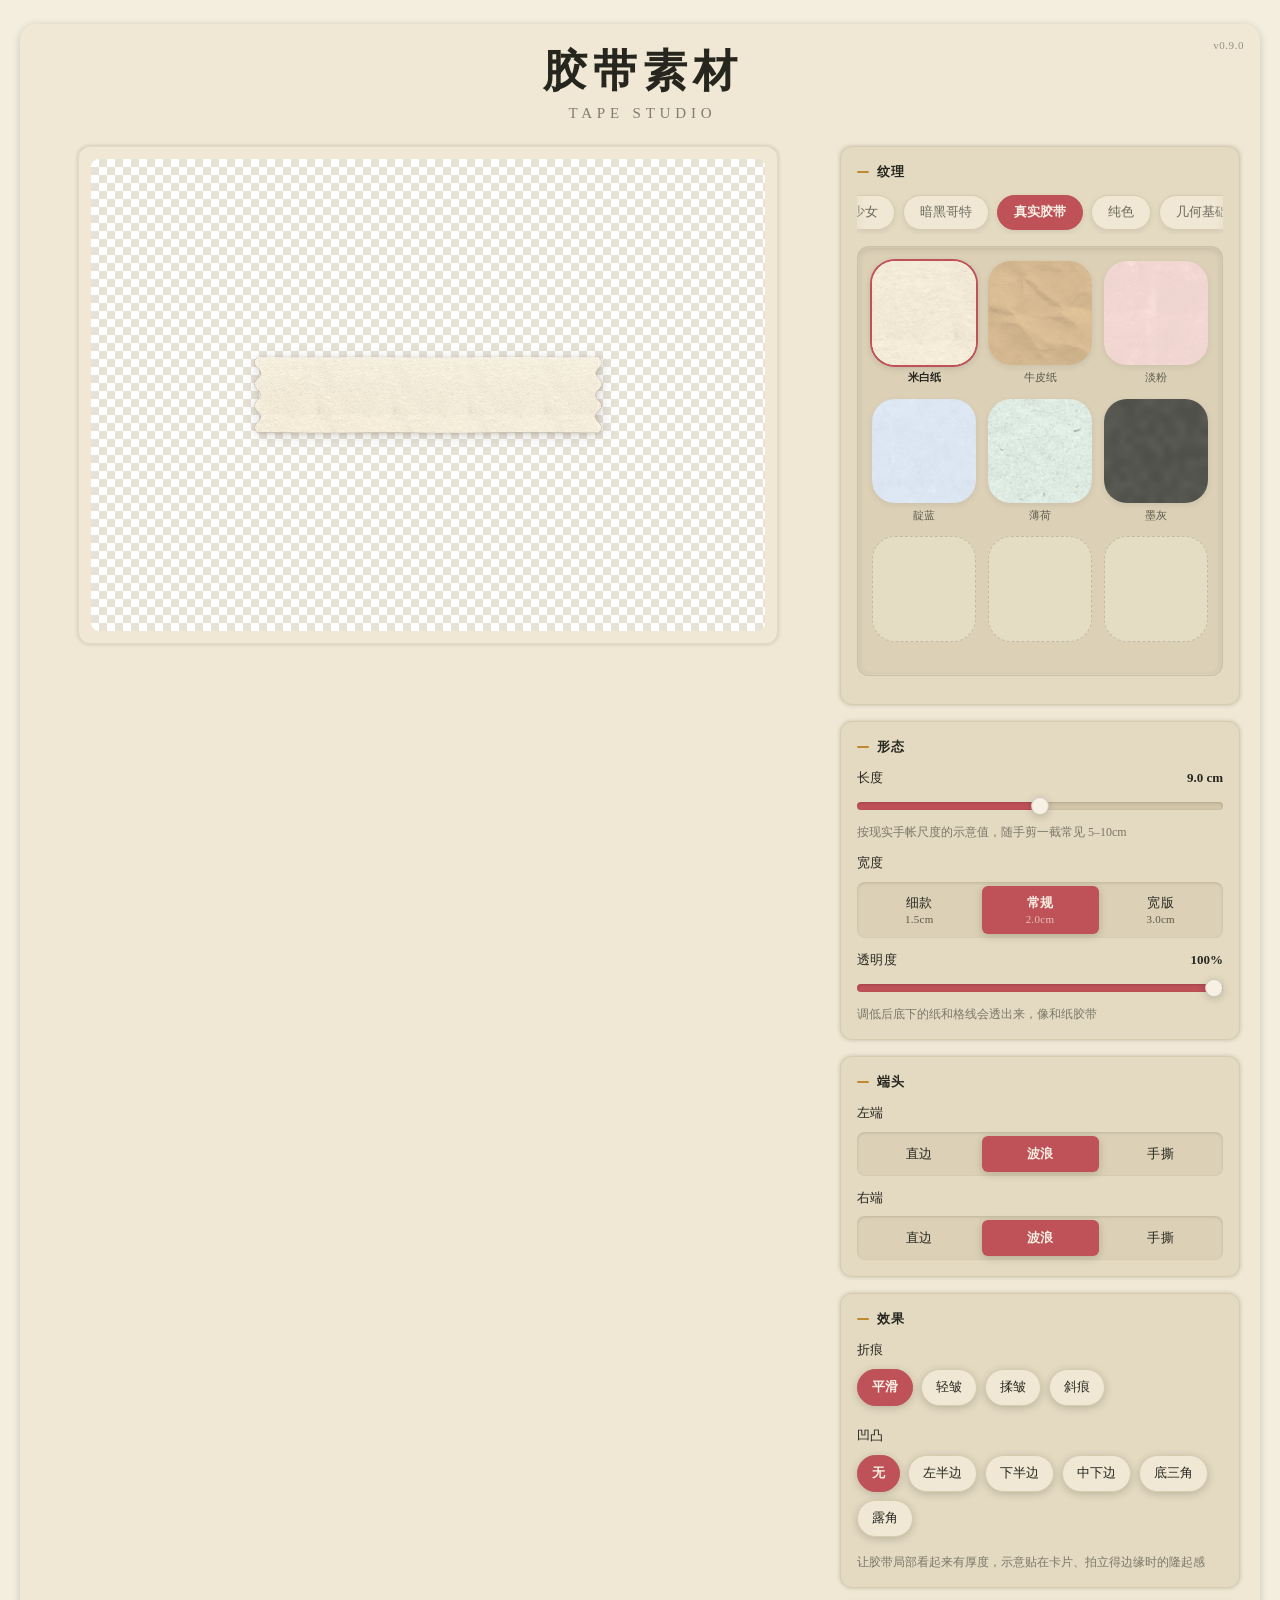
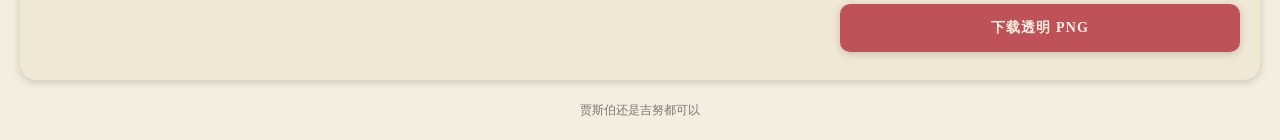
<file: index.html>
<!DOCTYPE html>
<html lang="zh-CN">
<head>
  <meta charset="UTF-8">
  <meta name="viewport" content="width=device-width, initial-scale=1.0, maximum-scale=1.0, user-scalable=no, viewport-fit=cover">
  <meta name="theme-color" content="#F4EEDF">
  <title>胶带素材 · Tape Studio</title>
  <link rel="stylesheet" href="css/style.css">
</head>
<body>
  <div id="app">
    <span class="app-version" id="appVersion"></span>

    <header class="app-header">
      <h1 class="app-title">胶带素材</h1>
      <span class="app-subtitle">TAPE STUDIO</span>
    </header>

    <main class="app-main">
      <!-- 预览：透明底棋盘格 -->
      <section class="preview-section">
        <div class="preview-sheet">
          <div class="preview-wrapper">
            <canvas id="previewCanvas"></canvas>
          </div>
        </div>
      </section>

      <section class="controls-section">
        <!-- 1. 纹理 -->
        <div class="paper-card">
          <button type="button" class="card-title" aria-expanded="true">
            <span class="card-sign" aria-hidden="true"></span>
            纹理
          </button>
          <div class="card-body">
            <div class="card-body-inner">
              <!-- 主题选项卡：横向拖动、无限循环 -->
              <div class="theme-tabs" id="themeTabs">
                <div class="theme-tabs-track" id="themeTabsTrack"></div>
              </div>

              <!-- 图标墙：下凹选择区，3×3，素材未齐留空占位 -->
              <div class="motif-well" id="motifWell">
                <div class="motif-wall" id="motifWall"></div>
              </div>

              <!-- 纹样组：整套配色 -->
              <div class="palette-row" id="paletteRow" hidden></div>

              <!-- 纯色组：HSV 取色盘（替换图标墙位置） -->
              <div class="color-picker" id="colorPicker" hidden>
                <canvas class="sv-panel" id="svPanel"></canvas>
                <canvas class="hue-bar" id="hueBar"></canvas>
                <div class="hex-row">
                  <span class="hex-label">HEX</span>
                  <input type="text" id="hexInput" class="hex-input" maxlength="7" spellcheck="false">
                  <span class="hex-preview" id="hexPreview"></span>
                </div>
              </div>
            </div>
          </div>
        </div>

        <!-- 2. 形态 -->
        <div class="paper-card">
          <button type="button" class="card-title" aria-expanded="true">
            <span class="card-sign" aria-hidden="true"></span>
            形态
          </button>
          <div class="card-body">
            <div class="card-body-inner">
              <div class="control-group">
                <div class="label-row">
                  <label class="control-label" for="lengthSlider">长度</label>
                  <span id="lengthValue" class="value-label">9.0 cm</span>
                </div>
                <input type="range" id="lengthSlider" class="slider" min="4" max="14" value="9" step="0.5">
                <p class="group-hint">按现实手帐尺度的示意值，随手剪一截常见 5–10cm</p>
              </div>

              <div class="control-group">
                <span class="control-label">宽度</span>
                <div class="segmented-control" data-seg="width">
                  <span class="seg-indicator" aria-hidden="true"></span>
                  <button type="button" class="seg-btn" data-value="thin">细款<span class="seg-sub">1.5cm</span></button>
                  <button type="button" class="seg-btn active" data-value="normal">常规<span class="seg-sub">2.0cm</span></button>
                  <button type="button" class="seg-btn" data-value="wide">宽版<span class="seg-sub">3.0cm</span></button>
                </div>
              </div>

              <div class="control-group">
                <div class="label-row">
                  <label class="control-label" for="opacitySlider">透明度</label>
                  <span id="opacityValue" class="value-label">100%</span>
                </div>
                <input type="range" id="opacitySlider" class="slider" min="15" max="100" value="100" step="5">
                <p class="group-hint">调低后底下的纸和格线会透出来，像和纸胶带</p>
              </div>
            </div>
          </div>
        </div>

        <!-- 3. 端头 -->
        <div class="paper-card">
          <button type="button" class="card-title" aria-expanded="true">
            <span class="card-sign" aria-hidden="true"></span>
            端头
          </button>
          <div class="card-body">
            <div class="card-body-inner">
              <div class="control-group">
                <span class="control-label">左端</span>
                <div class="segmented-control" data-seg="endLeft">
                  <span class="seg-indicator" aria-hidden="true"></span>
                  <button type="button" class="seg-btn" data-value="straight">直边</button>
                  <button type="button" class="seg-btn active" data-value="wave">波浪</button>
                  <button type="button" class="seg-btn" data-value="tear">手撕</button>
                </div>
              </div>
              <div class="control-group">
                <span class="control-label">右端</span>
                <div class="segmented-control" data-seg="endRight">
                  <span class="seg-indicator" aria-hidden="true"></span>
                  <button type="button" class="seg-btn" data-value="straight">直边</button>
                  <button type="button" class="seg-btn active" data-value="wave">波浪</button>
                  <button type="button" class="seg-btn" data-value="tear">手撕</button>
                </div>
              </div>
            </div>
          </div>
        </div>

        <!-- 4. 效果：折痕 + 凹凸（凹凸暂留位置） -->
        <div class="paper-card">
          <button type="button" class="card-title" aria-expanded="true">
            <span class="card-sign" aria-hidden="true"></span>
            效果
          </button>
          <div class="card-body">
            <div class="card-body-inner">
              <div class="control-group">
                <span class="control-label">折痕</span>
                <div class="chip-group" data-chip="fold">
                  <button type="button" class="chip active" data-value="smooth">平滑</button>
                  <button type="button" class="chip" data-value="light">轻皱</button>
                  <button type="button" class="chip" data-value="crumple">揉皱</button>
                  <button type="button" class="chip" data-value="skew">斜痕</button>
                </div>
              </div>

              <div class="control-group">
                <span class="control-label">凹凸</span>
                <div class="chip-group" data-chip="bump">
                  <button type="button" class="chip active" data-value="none">无</button>
                  <button type="button" class="chip" data-value="leftHalf">左半边</button>
                  <button type="button" class="chip" data-value="lowerHalf">下半边</button>
                  <button type="button" class="chip" data-value="centerLower">中下边</button>
                  <button type="button" class="chip" data-value="bottomPeak">底三角</button>
                  <button type="button" class="chip" data-value="cornerOut">露角</button>
                </div>
                <p class="group-hint">让胶带局部看起来有厚度，示意贴在卡片、拍立得边缘时的隆起感</p>
              </div>
            </div>
          </div>
        </div>

        <!-- 下载 -->
        <div class="action-group">
          <button id="downloadBtn" class="btn btn-primary">下载透明 PNG</button>
        </div>
      </section>
    </main>
  </div>

  <footer class="site-footer">
    <span>贾斯伯还是吉努都可以</span>
  </footer>

  <!-- 手机端：大图预览，长按保存 -->
  <div class="modal" id="saveModal" hidden>
    <div class="modal-sheet" role="dialog" aria-modal="true" aria-label="保存图片">
      <button type="button" class="modal-close" id="saveModalClose" aria-label="关闭">×</button>
      <p class="modal-hint">长按图片保存到相册</p>
      <img id="saveModalImg" alt="生成的透明胶带" />
    </div>
  </div>

  <canvas id="exportCanvas" style="display:none;"></canvas>

  <script type="module" src="js/main.js"></script>
</body>
</html>
</file>
<file: css/style.css>
/* ============================================================
   胶带素材 · Tape Studio
   视觉沿用 collage-text-tool 的「纸片化界面」规范：
   米纸底 + 1px 纸边 + 4px 投影，砖红作强调色
   ============================================================ */

button,
label {
  -webkit-tap-highlight-color: transparent;
}

:root {
  /* 纸色 */
  --page: #F4EEDF;
  --panel: #F0E8D4;
  --card: #E4DAC2;
  --card-edge: #D8CCAF;
  --paper-light: #F7F1E4;

  /* 强调色 */
  --brick: #BF5158;
  --brick-hover: #C96066;
  --brick-press: #A9454C;
  --wine: #500016;
  --ochre: #C08A2E;

  /* 文字 */
  --ink: #26261F;

  /* 投影 */
  --shadow: rgba(0, 0, 0, 0.18);

  /* 字体：使用系统衬线，不引入字体文件 */
  --font-ui: 'Songti SC', 'STSong', 'Noto Serif CJK SC', 'Source Han Serif SC', Georgia, serif;
  --font-ui-heavy: 'Songti SC', 'STSong', 'Noto Serif CJK SC', 'Source Han Serif SC', Georgia, serif;
}

/* ===== Reset & Base ===== */
*, *::before, *::after {
  margin: 0;
  padding: 0;
  box-sizing: border-box;
}

html {
  -webkit-text-size-adjust: 100%;
}

body {
  font-family: var(--font-ui);
  background: var(--page);
  color: var(--ink);
  line-height: 1.6;
  min-height: 100vh;
  -webkit-font-smoothing: antialiased;
}

button, input {
  font-family: inherit;
  color: inherit;
}

/* ===== 整页一张大纸 ===== */
#app {
  position: relative;
  max-width: 1240px;
  margin: 24px auto;
  padding: 24px 20px 28px;
  background: var(--panel);
  border-radius: 16px;
  box-shadow: 0 2px 8px var(--shadow);
  display: flex;
  flex-direction: column;
}

.app-version {
  position: absolute;
  top: 16px;
  right: calc(16px + env(safe-area-inset-right));
  font-size: 11px;
  line-height: 1;
  letter-spacing: 0.05em;
  color: rgba(38, 38, 31, 0.45);
  user-select: none;
}

/* ===== 页眉 ===== */
.app-header {
  display: flex;
  flex-direction: column;
  align-items: center;
  padding-bottom: 24px;
  text-align: center;
}

.app-header > * {
  margin-bottom: 8px;
}

.app-header > *:last-child {
  margin-bottom: 0;
}

.app-title {
  font-family: var(--font-ui-heavy);
  font-size: 44px;
  font-weight: 700;
  line-height: 1.1;
  letter-spacing: 6px;
  color: var(--ink);
  text-indent: 6px;
}

.app-subtitle {
  font-size: 15px;
  font-weight: 400;
  line-height: 1.2;
  letter-spacing: 0.32em;
  color: rgba(38, 38, 31, 0.55);
  text-transform: uppercase;
  text-indent: 0.32em;
}

.app-main {
  display: flex;
  flex-direction: column;
}

.app-main > * {
  margin-bottom: 16px;
}

.app-main > *:last-child {
  margin-bottom: 0;
}

.site-footer {
  display: flex;
  align-items: center;
  justify-content: center;
  margin: 0 auto 24px;
  font-size: 12px;
  line-height: 1;
  color: rgba(0, 0, 0, 0.5);
}

/* ===== 预览区 ===== */
.preview-section {
  display: flex;
  justify-content: center;
}

.preview-sheet {
  width: 100%;
  padding: 12px;
  background: var(--panel);
  border: 1px solid var(--card);
  border-radius: 12px;
  box-shadow: 0 0 4px var(--shadow);
}

/* 透明底棋盘格：预览要能看出 PNG 是透明的 */
.preview-wrapper {
  position: relative;
  width: 100%;
  aspect-ratio: 1600 / 1120;
  display: flex;
  align-items: center;
  justify-content: center;
  overflow: hidden;
  border-radius: 8px;
  background-color: #FFFFFF;
  background-image:
    linear-gradient(45deg, #E7E2D6 25%, transparent 25%),
    linear-gradient(-45deg, #E7E2D6 25%, transparent 25%),
    linear-gradient(45deg, transparent 75%, #E7E2D6 75%),
    linear-gradient(-45deg, transparent 75%, #E7E2D6 75%);
  background-size: 16px 16px;
  background-position: 0 0, 0 8px, 8px -8px, -8px 0;
}

#previewCanvas {
  max-width: 100%;
  max-height: 100%;
  display: block;
}

/* ===== 参数面板 ===== */
.controls-section {
  display: flex;
  flex-direction: column;
}

.controls-section > * {
  margin-bottom: 16px;
}

.controls-section > *:last-child {
  margin-bottom: 0;
}

.paper-card {
  display: flex;
  flex-direction: column;
  padding: 16px;
  background: var(--card);
  border: 1px solid var(--card-edge);
  border-radius: 12px;
  box-shadow: 0 0 4px var(--shadow);
}

.paper-card > * {
  margin-bottom: 12px;
}

.paper-card > *:last-child {
  margin-bottom: 0;
}

.card-title {
  display: flex;
  align-items: center;
  width: 100%;
  padding: 0;
  border: none;
  background: none;
  font-family: var(--font-ui-heavy);
  font-size: 13px;
  font-weight: 700;
  letter-spacing: 0.05em;
  color: var(--ink);
  text-align: left;
  cursor: pointer;
  transition: margin-bottom 0.2s ease;
}

.card-title:focus-visible {
  outline: none;
  border-radius: 4px;
  box-shadow: 0 0 0 2px var(--brick);
}

.card-title:active {
  opacity: 0.65;
}

.card-sign {
  position: relative;
  flex-shrink: 0;
  width: 12px;
  height: 12px;
  margin-right: 8px;
}

.card-sign::before,
.card-sign::after {
  content: '';
  position: absolute;
  background: var(--ochre);
  border-radius: 1px;
}

.card-sign::before {
  left: 0;
  top: 5px;
  width: 12px;
  height: 2px;
}

.card-sign::after {
  left: 5px;
  top: 6px;
  width: 2px;
  height: 0;
  transition: height 0.2s ease, top 0.2s ease;
}

.paper-card.collapsed .card-sign::after {
  height: 12px;
  top: 0;
}

.card-body {
  display: grid;
  grid-template-rows: 1fr;
  transition: grid-template-rows 0.2s ease;
}

.card-body-inner {
  display: flex;
  flex-direction: column;
  min-height: 0;
  overflow: hidden;
  transition: opacity 0.2s ease, visibility 0s;
}

.card-body-inner > * {
  margin-bottom: 12px;
  min-width: 0;
}

.card-body-inner > *:last-child {
  margin-bottom: 0;
}

.paper-card.collapsed .card-body {
  grid-template-rows: 0fr;
}

.paper-card.collapsed .card-body-inner {
  opacity: 0;
  visibility: hidden;
  transition: opacity 0.2s ease, visibility 0s 0.2s;
}

.paper-card.collapsed > * {
  margin-bottom: 0;
}

.paper-card.card-open .card-body-inner {
  overflow: visible;
}

.control-group {
  display: flex;
  flex-direction: column;
}

.control-group > * {
  margin-bottom: 8px;
}

.control-group > *:last-child {
  margin-bottom: 0;
}

.control-label {
  font-size: 13px;
  letter-spacing: 0.02em;
  color: var(--ink);
}

.label-row {
  display: flex;
  align-items: baseline;
  justify-content: space-between;
}

.label-row > * {
  margin-right: 8px;
}

.label-row > *:last-child {
  margin-right: 0;
}

.value-label {
  font-family: var(--font-ui-heavy);
  font-size: 13px;
  font-weight: 700;
  color: var(--ink);
}

/* ===== 纹理卡片：主题滚轮（横向、无限循环、居中吸附） ===== */
.theme-tabs {
  position: relative;
  margin: 0 -16px 12px;
  padding: 0 16px;
  min-width: 0;
  max-width: none;
  contain: inline-size;
  overflow: hidden;
}

/* 用固定渐隐层代替滚动区域的 mask，滚动时不用每帧重新合成蒙版 */
.theme-tabs::before,
.theme-tabs::after {
  content: "";
  position: absolute;
  top: 0;
  bottom: 0;
  width: 26px;
  z-index: 2;
  pointer-events: none;
}

.theme-tabs::before {
  left: 0;
  background: linear-gradient(90deg, var(--card) 0%, rgba(228, 218, 194, 0) 100%);
}

.theme-tabs::after {
  right: 0;
  background: linear-gradient(270deg, var(--card) 0%, rgba(228, 218, 194, 0) 100%);
}

.theme-tabs-track {
  position: relative;
  display: flex;
  gap: 8px;
  padding: 2px 0 4px;
  overflow-x: auto;
  scrollbar-width: none;
  cursor: grab;
  touch-action: pan-y;
  -webkit-user-select: none;
  user-select: none;
}

.theme-tabs-track::-webkit-scrollbar {
  display: none;
}

.theme-tabs-track.dragging {
  cursor: grabbing;
}

.theme-tab {
  flex: 0 0 auto;
  padding: 8px 16px;
  border: 1px solid var(--card-edge);
  border-radius: 999px;
  background: var(--panel);
  font-family: var(--font-ui);
  font-size: 13px;
  line-height: 1.3;
  color: rgba(38, 38, 31, 0.66);
  white-space: nowrap;
  cursor: pointer;
  box-shadow: 0 2px 6px rgba(0, 0, 0, 0.08);
  transition: background-color 0.12s, border-color 0.12s, color 0.12s;
}

.theme-tab:hover {
  background: #F6EFDD;
}

.theme-tab.active {
  border-color: var(--brick);
  background: var(--brick);
  color: var(--paper-light);
  font-weight: 700;
}

/* ===== 图标墙：下凹选择区 + 3×3，squircle（圆角约边长 22%） ===== */
.motif-well[hidden],
.motif-wall[hidden],
.palette-row[hidden],
.color-picker[hidden] {
  display: none;
}

.motif-well {
  padding: 14px;
  border: 1px solid rgba(38, 38, 31, 0.1);
  border-radius: 12px;
  background: #DCD1B7;
  box-shadow:
    inset 0 2px 7px rgba(0, 0, 0, 0.12),
    inset 0 0 0 1px rgba(255, 255, 255, 0.16);
}

.motif-wall {
  display: grid;
  grid-template-columns: repeat(3, 1fr);
  gap: 14px 12px;
}

.motif-item {
  display: flex;
  flex-direction: column;
  align-items: center;
  min-width: 0;
  padding: 0;
  border: none;
  background: none;
  cursor: pointer;
}

.motif-icon {
  display: block;
  width: 100%;
  height: 0;
  padding-bottom: 100%;
  position: relative;
  border-radius: 22%;
  overflow: hidden;
  background: var(--panel);
  box-shadow: inset 0 0 0 1px rgba(38, 38, 31, 0.12), 0 2px 6px rgba(0, 0, 0, 0.08);
  transition: box-shadow 0.16s;
}

.motif-icon canvas {
  position: absolute;
  top: 0;
  left: 0;
  width: 100%;
  height: 100%;
}

.motif-item.active .motif-icon {
  box-shadow: 0 0 0 2px var(--brick), 0 2px 8px var(--shadow);
}

.motif-item.empty {
  cursor: default;
}

.motif-item.empty .motif-icon {
  background: rgba(240, 232, 212, 0.45);
  border: 1.5px dashed rgba(38, 38, 31, 0.18);
  box-shadow: none;
}

.texture-name {
  min-height: 1.3em;
  margin-top: 5px;
  max-width: 100%;
  overflow: hidden;
  font-size: 11px;
  line-height: 1.3;
  color: rgba(38, 38, 31, 0.7);
  white-space: nowrap;
  text-overflow: ellipsis;
}

.motif-item.active .texture-name {
  color: var(--ink);
  font-weight: 700;
}

/* ===== 纹样组：整套配色，6 套并排一行 ===== */
.palette-row {
  display: grid;
  grid-template-columns: repeat(6, minmax(0, 1fr));
  gap: 6px;
  margin-top: 12px;
}

.palette-item {
  display: flex;
  flex-direction: column;
  align-items: center;
  min-width: 0;
  gap: 4px;
  padding: 6px 4px;
  border: 1px solid var(--card-edge);
  border-radius: 9px;
  background: var(--panel);
  cursor: pointer;
  box-shadow: 0 2px 6px rgba(0, 0, 0, 0.08);
  transition: border-color 0.16s, box-shadow 0.16s;
}

.palette-item:hover {
  background: #F6EFDD;
}

.palette-item.active {
  border-color: var(--brick);
  box-shadow: 0 0 0 1px var(--brick), 0 2px 8px var(--shadow);
}

.palette-dots {
  display: flex;
  gap: 2px;
}

.palette-dot {
  width: 12px;
  height: 12px;
  border-radius: 50%;
  box-shadow: inset 0 0 0 1px rgba(38, 38, 31, 0.15);
}

.palette-name {
  max-width: 100%;
  overflow: hidden;
  font-size: 10px;
  line-height: 1.3;
  color: rgba(38, 38, 31, 0.7);
  white-space: nowrap;
  text-overflow: ellipsis;
}

.palette-item.active .palette-name {
  color: var(--ink);
  font-weight: 700;
}

/* ===== 纯色组：HSV 取色盘 ===== */
.sv-panel {
  display: block;
  width: 100%;
  height: 150px;
  border-radius: 10px;
  cursor: crosshair;
  touch-action: none;
  box-shadow: inset 0 0 0 1px rgba(38, 38, 31, 0.12);
}

.hue-bar {
  display: block;
  width: 100%;
  height: 16px;
  margin-top: 10px;
  border-radius: 999px;
  cursor: crosshair;
  touch-action: none;
  box-shadow: inset 0 0 0 1px rgba(38, 38, 31, 0.12);
}

.hex-row {
  display: flex;
  align-items: center;
  gap: 8px;
  margin-top: 10px;
}

.hex-label {
  font-size: 12px;
  font-weight: 700;
  color: rgba(38, 38, 31, 0.6);
}

.hex-input {
  flex: 1;
  min-width: 0;
  padding: 7px 10px;
  border: 1px solid var(--card-edge);
  border-radius: 8px;
  background: var(--paper-light);
  font-family: ui-monospace, 'SF Mono', Menlo, Consolas, monospace;
  font-size: 13px;
  line-height: 1.3;
  color: var(--ink);
}

.hex-input:focus {
  outline: 2px solid var(--brick);
  outline-offset: 1px;
}

.hex-preview {
  flex: 0 0 auto;
  width: 28px;
  height: 28px;
  border-radius: 8px;
  box-shadow: inset 0 0 0 1px rgba(38, 38, 31, 0.15);
}

/* ===== 分段选择 ===== */
.segmented-control {
  position: relative;
  display: flex;
  padding: 4px;
  background: #DCD1B6;
  border-radius: 8px;
  box-shadow: inset 0 1px 3px rgba(0, 0, 0, 0.14);
}

.segmented-control > .seg-btn {
  margin-right: 4px;
}

.segmented-control > .seg-btn:last-child {
  margin-right: 0;
}

.seg-indicator {
  position: absolute;
  top: 4px;
  left: 0;
  height: calc(100% - 8px);
  width: 0;
  border-radius: 6px;
  background: var(--brick);
  box-shadow: 0 2px 8px var(--shadow);
  pointer-events: none;
  transition: transform 0.24s cubic-bezier(0.4, 0, 0.2, 1), width 0.24s cubic-bezier(0.4, 0, 0.2, 1);
}

.seg-btn {
  position: relative;
  z-index: 1;
  flex: 1;
  min-height: 36px;
  padding: 8px 6px;
  border: none;
  border-radius: 6px;
  background: transparent;
  color: var(--ink);
  font-size: 13px;
  letter-spacing: 0.02em;
  cursor: pointer;
  transition: background-color 0.16s, color 0.16s;
}

.seg-btn:hover {
  background-color: rgba(240, 232, 212, 0.6);
}

.seg-btn.active {
  background: transparent;
  color: var(--paper-light);
  font-weight: 700;
}

.seg-btn.active:hover,
.seg-btn.active:active {
  background-color: transparent;
}

.seg-btn.active:active {
  filter: brightness(0.93);
}

/* 分段按钮里的第二行小字（宽度的 cm 数） */
.seg-sub {
  display: block;
  font-size: 11px;
  font-weight: 400;
  line-height: 1.3;
  opacity: 0.7;
}

.seg-btn:active:not(.active) {
  background-color: rgba(240, 232, 212, 0.92);
  box-shadow: inset 0 2px 4px rgba(0, 0, 0, 0.14);
}

.seg-btn:focus-visible {
  outline: 2px solid var(--brick);
  outline-offset: 2px;
}

/* ===== 折痕：可换行的纸片标签 ===== */
.chip-group {
  display: flex;
  flex-wrap: wrap;
}

.chip {
  margin: 0 8px 8px 0;
  padding: 9px 14px;
  border: 1px solid var(--card-edge);
  border-radius: 999px;
  background: var(--panel);
  font-size: 13px;
  line-height: 1.3;
  color: var(--ink);
  cursor: pointer;
  box-shadow: 0 2px 8px var(--shadow);
  transition: background-color 0.16s, border-color 0.16s, color 0.16s, box-shadow 0.16s;
}

.chip:hover {
  background: #F6EFDD;
}

.chip:active {
  background: #E3D8BE;
  box-shadow: inset 0 2px 4px rgba(0, 0, 0, 0.18);
}

.chip.active {
  border-color: var(--brick);
  background: var(--brick);
  color: var(--paper-light);
  font-weight: 700;
}

.chip:focus-visible {
  outline: 2px solid var(--brick);
  outline-offset: 2px;
}

/* 占位功能：置灰不可点，位置先留着 */
.chip.is-disabled {
  opacity: 0.42;
  cursor: not-allowed;
  box-shadow: none;
}

.chip.is-disabled:hover,
.chip.is-disabled:active {
  background: var(--panel);
  box-shadow: none;
}

.tag-soon {
  padding: 1px 6px;
  border: 1px dashed var(--card-edge);
  border-radius: 4px;
  font-size: 11px;
  line-height: 1.5;
  color: rgba(38, 38, 31, 0.5);
}

.group-hint {
  font-size: 12px;
  line-height: 1.5;
  color: rgba(38, 38, 31, 0.55);
}

/* ===== 滑块 ===== */
.slider {
  -webkit-appearance: none;
  appearance: none;
  width: 100%;
  height: 18px;
  background: transparent;
  cursor: pointer;
  outline: none;
}

.slider::-webkit-slider-runnable-track {
  height: 8px;
  border-radius: 4px;
  background: linear-gradient(to right, var(--brick) 0 var(--fill, 0%), #D2C5A9 var(--fill, 0%) 100%);
  box-shadow: inset 0 1px 3px rgba(0, 0, 0, 0.16);
}

.slider::-webkit-slider-thumb {
  -webkit-appearance: none;
  appearance: none;
  width: 18px;
  height: 18px;
  margin-top: -5px;
  border-radius: 50%;
  background: var(--paper-light);
  border: 1px solid rgba(38, 38, 31, 0.18);
  box-shadow: 0 2px 8px var(--shadow);
  transition: transform 0.16s, box-shadow 0.16s;
}

.slider:hover::-webkit-slider-thumb {
  box-shadow: 0 3px 10px rgba(0, 0, 0, 0.24);
}

.slider:active::-webkit-slider-thumb {
  transform: scale(0.94);
}

.slider::-moz-range-track {
  height: 8px;
  border-radius: 4px;
  background: linear-gradient(to right, var(--brick) 0 var(--fill, 0%), #D2C5A9 var(--fill, 0%) 100%);
  box-shadow: inset 0 1px 3px rgba(0, 0, 0, 0.16);
}

.slider::-moz-range-thumb {
  width: 18px;
  height: 18px;
  border-radius: 50%;
  background: var(--paper-light);
  border: 1px solid rgba(38, 38, 31, 0.18);
  box-shadow: 0 2px 8px var(--shadow);
}

.slider:focus-visible {
  outline: 2px solid var(--brick);
  outline-offset: 4px;
  border-radius: 4px;
}

/* ===== 按钮 ===== */
.action-group {
  display: flex;
  flex-direction: column;
}

.btn {
  flex: 1;
  border: none;
  font-size: 14px;
  cursor: pointer;
  transition: background 0.16s, box-shadow 0.16s, transform 0.12s;
}

.btn-primary {
  min-height: 48px;
  padding: 14px 20px;
  border-radius: 10px;
  background: var(--brick);
  color: var(--paper-light);
  font-family: var(--font-ui-heavy);
  font-size: 14px;
  font-weight: 700;
  letter-spacing: 0.08em;
  box-shadow: 0 2px 8px var(--shadow);
}

.btn-primary:hover {
  background: var(--brick-hover);
  box-shadow: 0 3px 10px rgba(0, 0, 0, 0.24);
}

.btn-primary:active {
  background: var(--brick-press);
  box-shadow: inset 0 2px 6px rgba(0, 0, 0, 0.28);
  transform: translateY(1px);
}

.btn:focus-visible {
  outline: 2px solid var(--brick);
  outline-offset: 2px;
}

.btn:disabled {
  opacity: 0.6;
  box-shadow: none;
  cursor: not-allowed;
}

/* ===== 弹窗 ===== */
.modal {
  position: fixed;
  top: 0;
  right: 0;
  bottom: 0;
  left: 0;
  z-index: 100;
  display: flex;
  align-items: center;
  justify-content: center;
  padding: calc(16px + env(safe-area-inset-top)) calc(16px + env(safe-area-inset-right)) calc(16px + env(safe-area-inset-bottom)) calc(16px + env(safe-area-inset-left));
  background: rgba(38, 38, 31, 0.45);
}

.modal[hidden] {
  display: none;
}

.modal-open {
  overflow: hidden;
}

.modal-sheet {
  position: relative;
  width: 100%;
  max-width: 520px;
  max-height: 100%;
  overflow-y: auto;
  padding: 16px;
  background: var(--panel);
  border: 1px solid var(--card);
  border-radius: 12px;
  box-shadow: 0 2px 8px var(--shadow);
}

.modal-hint {
  padding-right: 32px;
  font-size: 13px;
  color: var(--ink);
}

.modal-close {
  position: absolute;
  top: 8px;
  right: 8px;
  width: 40px;
  height: 40px;
  border: none;
  border-radius: 8px;
  background: transparent;
  font-size: 20px;
  line-height: 1;
  color: var(--ink);
  cursor: pointer;
}

.modal-close:active {
  background: var(--card);
}

.modal-sheet img {
  display: block;
  max-width: 100%;
  max-height: 62vh;
  margin: 12px auto 0;
  object-fit: contain;
  border-radius: 4px;
  background-color: #FFFFFF;
  background-image:
    linear-gradient(45deg, #E7E2D6 25%, transparent 25%),
    linear-gradient(-45deg, #E7E2D6 25%, transparent 25%),
    linear-gradient(45deg, transparent 75%, #E7E2D6 75%),
    linear-gradient(-45deg, transparent 75%, #E7E2D6 75%);
  background-size: 16px 16px;
  background-position: 0 0, 0 8px, 8px -8px, -8px 0;
  box-shadow: 0 2px 8px var(--shadow);
}

/* ===== 桌面 ===== */
@media (min-width: 900px) {
  .app-main {
    flex-direction: row;
    align-items: flex-start;
  }

  .app-main > * {
    margin-right: 24px;
    margin-bottom: 0;
  }

  .app-main > *:last-child {
    margin-right: 0;
  }

  .preview-section {
    flex: 1;
    align-items: flex-start;
  }

  .preview-sheet {
    max-width: 700px;
  }

  .controls-section {
    width: 400px;
    flex-shrink: 0;
  }
}

/* 小屏：保留整页纸卡外观，只收紧尺寸 */
@media (max-width: 899px) {
  #app {
    margin: calc(10px + env(safe-area-inset-top)) calc(10px + env(safe-area-inset-right)) 16px calc(10px + env(safe-area-inset-left));
    padding: 16px;
    min-height: calc(100vh - 26px - env(safe-area-inset-top));
    min-height: calc(100dvh - 26px - env(safe-area-inset-top));
    border-radius: 16px;
    box-shadow: 0 2px 8px var(--shadow);
  }

  .site-footer {
    margin: 0 auto calc(16px + env(safe-area-inset-bottom));
  }
}

/* ===== 手机 ===== */
@media (max-width: 600px) {
  #app {
    padding-left: 12px;
    padding-right: 12px;
  }

  .app-header {
    padding-bottom: 16px;
  }

  .app-title {
    font-size: 34px;
    letter-spacing: 4px;
    text-indent: 4px;
  }

  .app-subtitle {
    font-size: 13px;
  }

  .preview-sheet {
    padding: 8px;
  }

  .texture-grid {
    grid-template-columns: repeat(4, 1fr);
  }

  .card-title {
    min-height: 40px;
  }

  .palette-row {
    gap: 5px;
  }

  .palette-item {
    padding: 6px 2px;
  }

  .palette-dot {
    width: 10px;
    height: 10px;
  }

  .seg-btn {
    min-height: 44px;
    font-size: 14px;
  }

  .chip {
    min-height: 40px;
    padding: 10px 16px;
  }

  .slider {
    height: 44px;
  }

  .modal-sheet img {
    max-height: 58vh;
  }
}

/* 触屏设备：hover 态在点击后会残留，覆盖回常态 */
@media (hover: none) {
  .btn-primary:hover {
    background: var(--brick);
    box-shadow: 0 2px 8px var(--shadow);
  }

  .btn-primary:active {
    background: var(--brick-press);
    box-shadow: inset 0 2px 6px rgba(0, 0, 0, 0.28);
    transform: translateY(1px);
  }

  .seg-btn:hover {
    background-color: transparent;
  }

  .seg-btn:active:not(.active) {
    background-color: rgba(240, 232, 212, 0.92);
    box-shadow: inset 0 2px 4px rgba(0, 0, 0, 0.14);
  }

  .chip:hover {
    background: var(--panel);
  }

  .chip:active {
    background: #E3D8BE;
  }

  .chip.active:active {
    background: var(--brick);
  }

  .texture-item:hover {
    background: none;
  }

  .texture-item.active:hover {
    background: var(--panel);
  }
}
</file>
